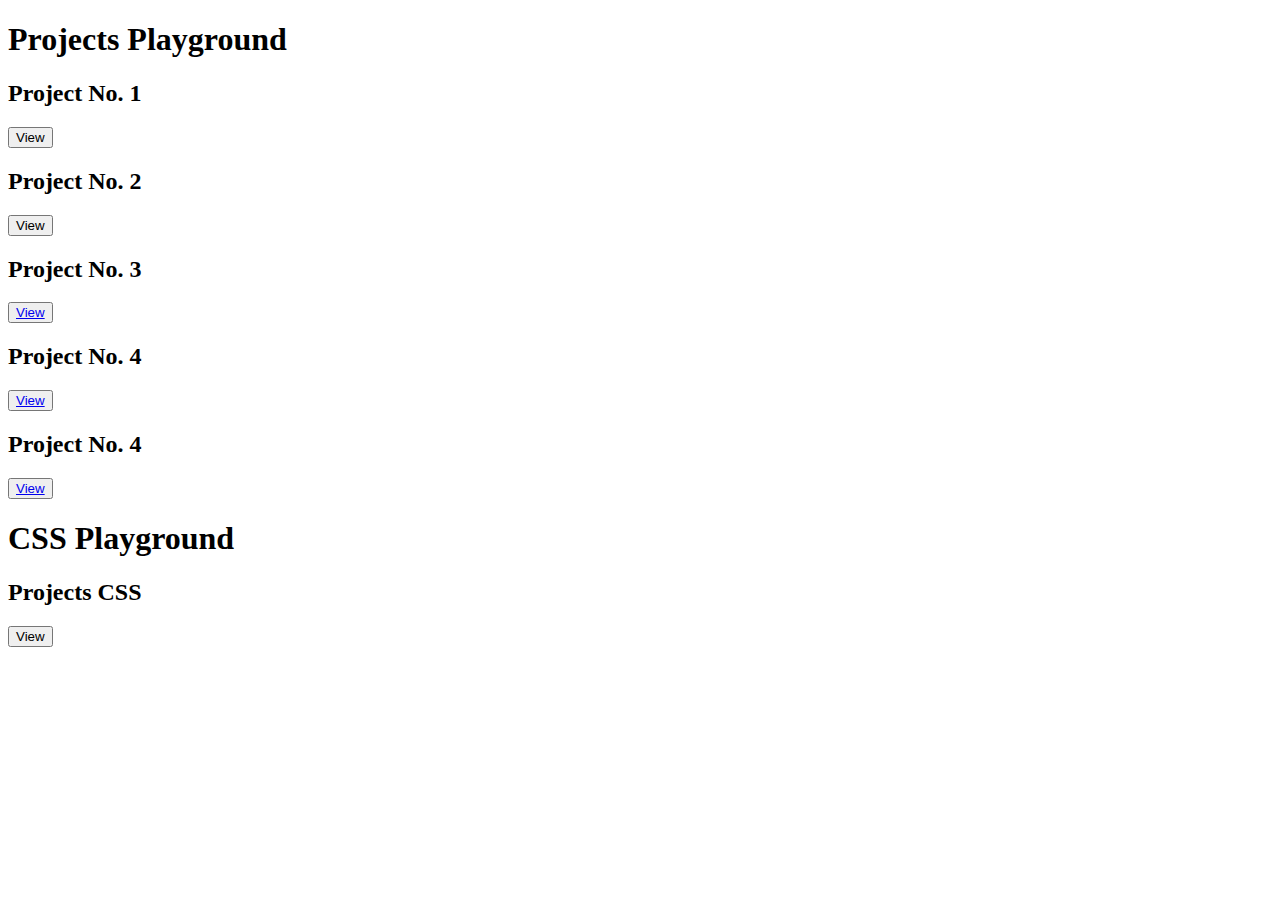
<file: index.html>
<!DOCTYPE html>
<html lang="en">
<head>
    <meta charset="UTF-8">
    <title>Main Page</title>

</head>
<body>
    <header>
        <h1>Projects Playground</h1>
    </header>
    <main>
        <h2>Project No. 1</h2>
            <button id="projectNo1">View</button>
        <h2>Project No. 2</h2>
            <button id="projectNo2">View</button>
        <h2>Project No. 3</h2>
             <button><a href="projectNo3/projectNo3.html">View</a></button>
        <h2>Project No. 4</h2>
            <button><a href="projectNo4/projectNo4.html">View</a></button>
        <h2>Project No. 4</h2>
             <button><a href="projectNo5/projectNo5.html">View</a></button>
        <h1>CSS Playground</h1>
            <h2>Projects CSS</h2>
            <button id="css">View</button>
    </main>
    <footer>  </footer>

<script src="main.js"></script>
</body>
</html>
</file>
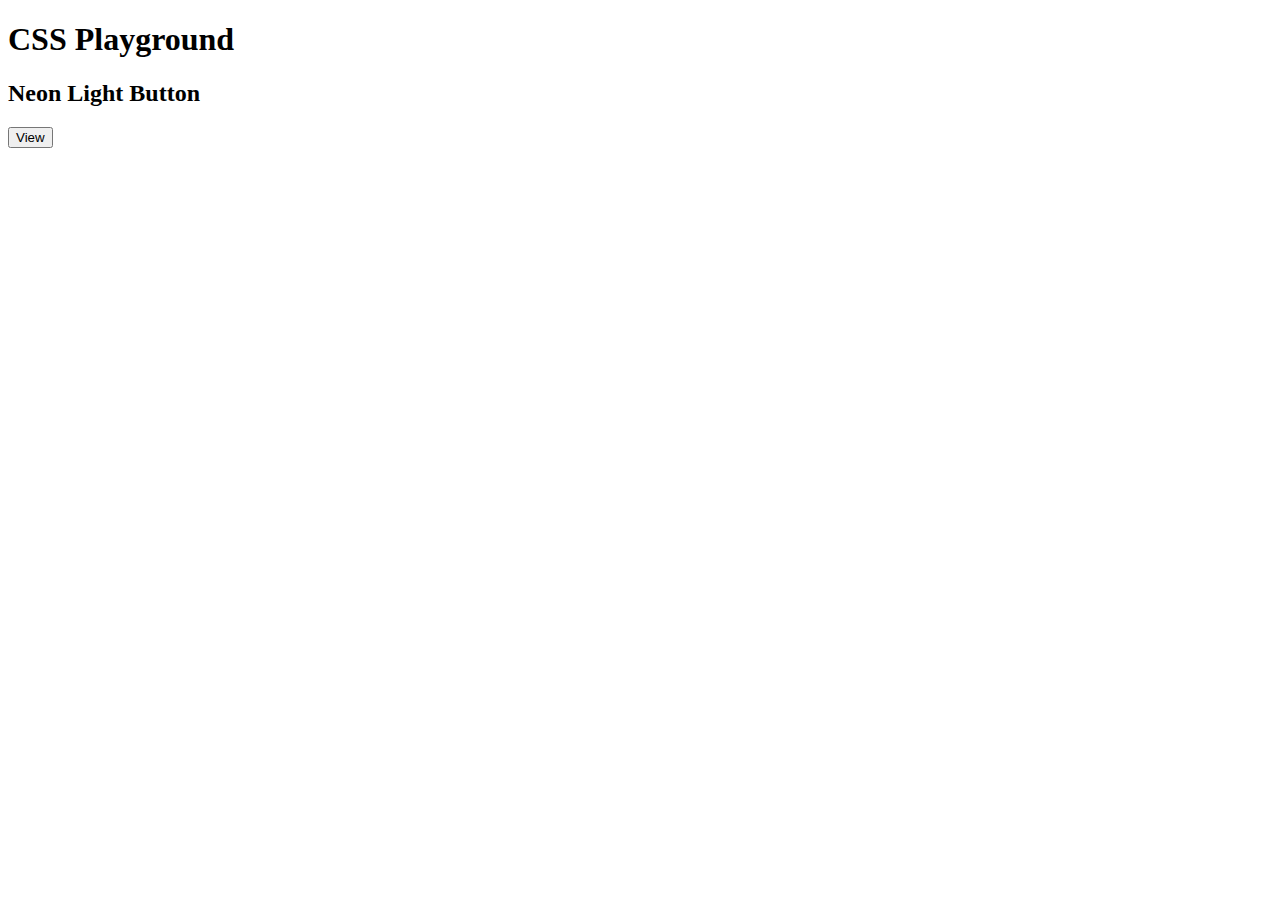
<file: css/css.html>
<!DOCTYPE html>
<html lang="en">
<head>
    <meta charset="UTF-8">
    <title>CSS Playground</title>
</head>
<body>
    <main>
        <h1>CSS Playground</h1>
        <h2>Neon Light Button</h2>
        <button id="projectCss">View</button>


    </main>
    <footer>  </footer>

<script src="css.js"></script>
</body>
</html>
</file>
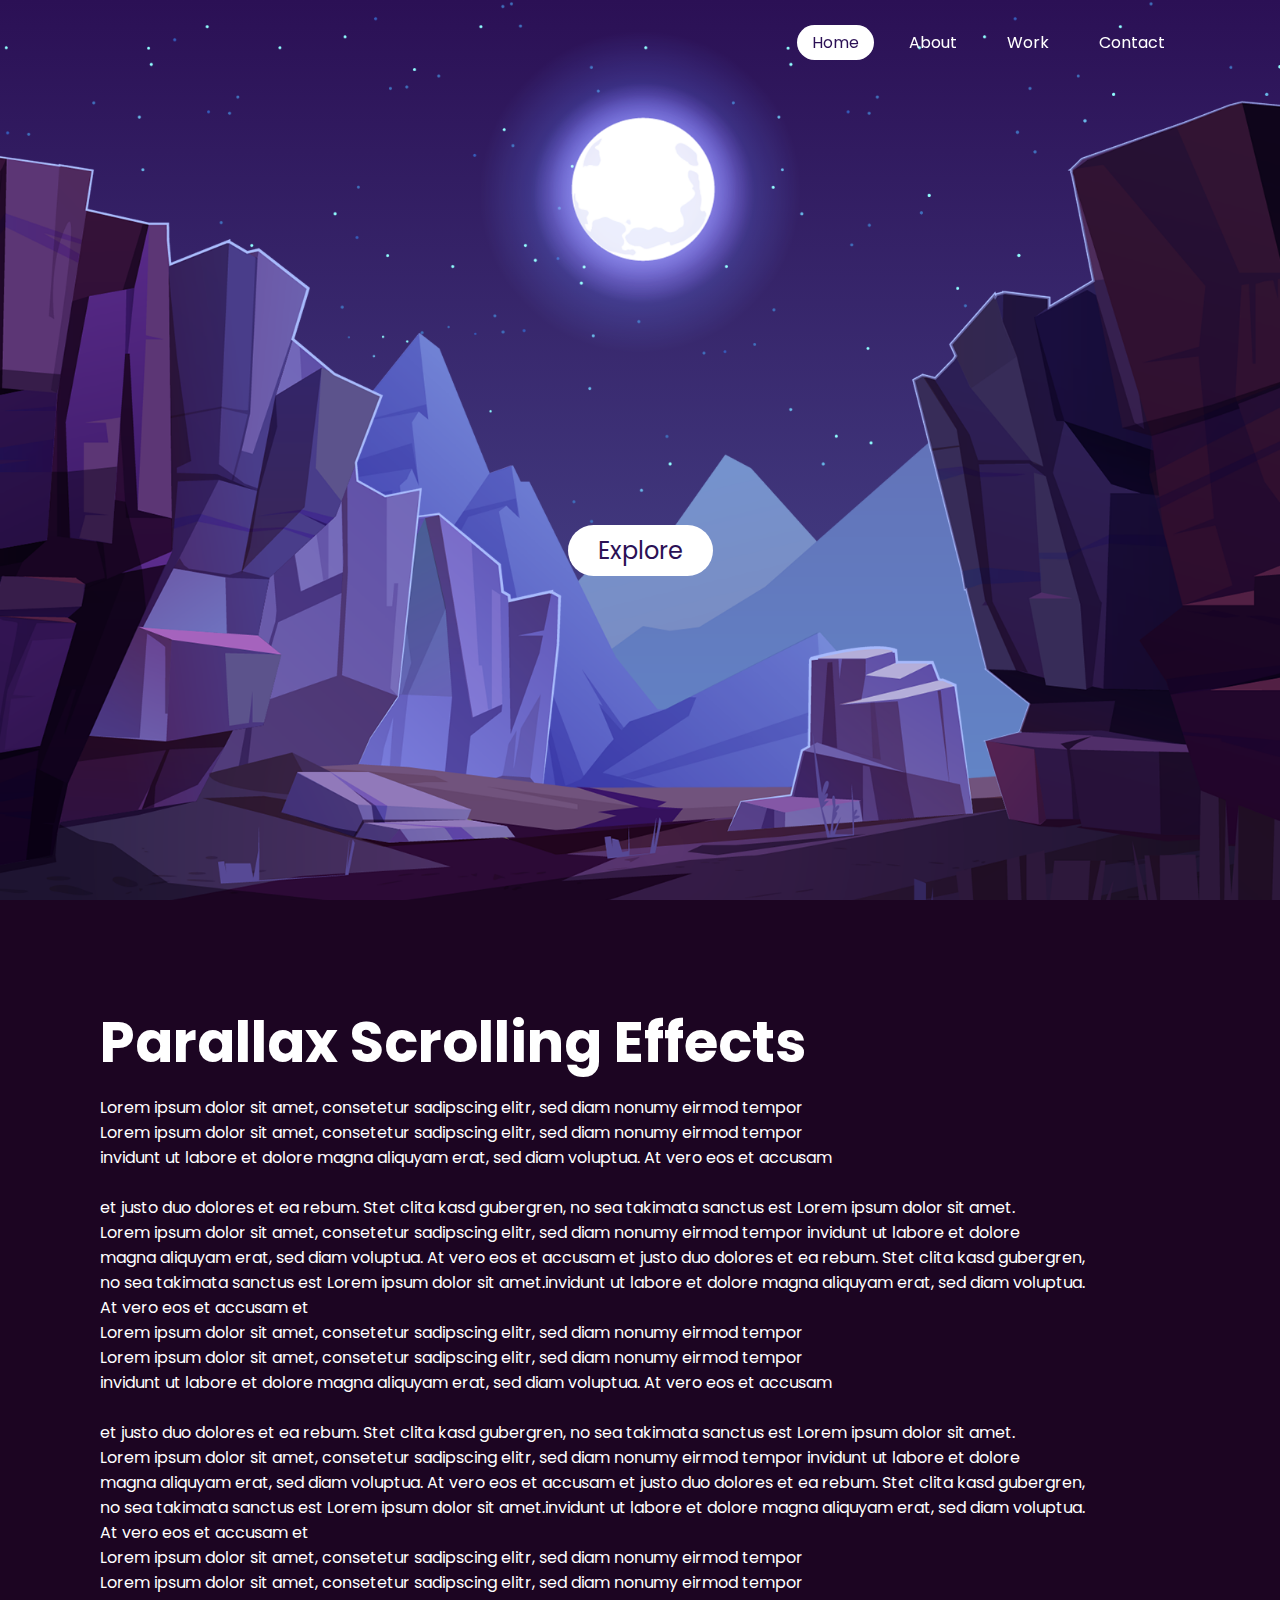
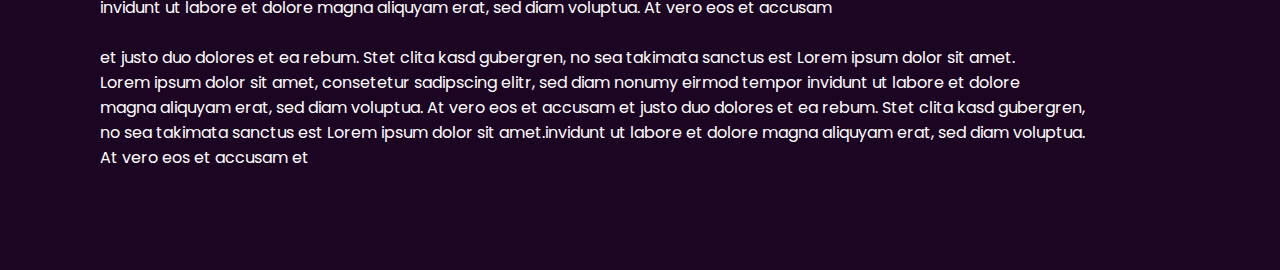
<file: ProjectNo1/projectNo1.html>
<!DOCTYPE html>
<html lang="en">
<head>
    <meta charset="UTF-8">
    <title>Project No.1</title>
    <link rel="stylesheet" type="text/css" href="projectNo1.css">
</head>
<body>
    <header>
        <a href="#" class="logo"></a>
        <ul>
            <li><a href="#" class="active">Home</a></li>
            <li><a href="#">About</a></li>
            <li><a href="#">Work</a></li>
            <li><a href="#">Contact</a></li>
        </ul>
    </header>
    <section>
        <img src="stars.png" id="stars">
        <img src="moon.png" id="moon">
        <img src="mountains_behind.png" id="mountainsBehind">
        <h2 id="text">Moon Light</h2>
        <a href="#sec" id="btn">Explore</a>
        <img src="mountains_front.png" id="mountainsFront">
    </section>
    <div class="sec" ic="sec">
        <h2>Parallax Scrolling Effects</h2>
        <p>Lorem ipsum dolor sit amet, consetetur sadipscing elitr, sed diam nonumy eirmod tempor<br>
            Lorem ipsum dolor sit amet, consetetur sadipscing elitr, sed diam nonumy eirmod tempor <br>
            invidunt ut labore et dolore magna aliquyam erat, sed diam voluptua. At vero eos et accusam <br><br>
            et justo duo dolores et ea rebum. Stet clita kasd gubergren, no sea takimata sanctus est Lorem ipsum dolor sit amet. <br>
            Lorem ipsum dolor sit amet, consetetur sadipscing elitr, sed diam nonumy eirmod tempor invidunt ut labore et dolore<br>
            magna aliquyam erat, sed diam voluptua. At vero eos et accusam et justo duo dolores et ea rebum. Stet clita kasd gubergren,<br>
            no sea takimata sanctus est Lorem ipsum dolor sit amet.invidunt ut labore et dolore magna aliquyam erat, sed diam voluptua. <br>
            At vero eos et accusam et</p>
        <p>Lorem ipsum dolor sit amet, consetetur sadipscing elitr, sed diam nonumy eirmod tempor<br>
            Lorem ipsum dolor sit amet, consetetur sadipscing elitr, sed diam nonumy eirmod tempor <br>
            invidunt ut labore et dolore magna aliquyam erat, sed diam voluptua. At vero eos et accusam <br><br>
            et justo duo dolores et ea rebum. Stet clita kasd gubergren, no sea takimata sanctus est Lorem ipsum dolor sit amet. <br>
            Lorem ipsum dolor sit amet, consetetur sadipscing elitr, sed diam nonumy eirmod tempor invidunt ut labore et dolore<br>
            magna aliquyam erat, sed diam voluptua. At vero eos et accusam et justo duo dolores et ea rebum. Stet clita kasd gubergren,<br>
            no sea takimata sanctus est Lorem ipsum dolor sit amet.invidunt ut labore et dolore magna aliquyam erat, sed diam voluptua. <br>
            At vero eos et accusam et</p>
        <p>Lorem ipsum dolor sit amet, consetetur sadipscing elitr, sed diam nonumy eirmod tempor<br>
            Lorem ipsum dolor sit amet, consetetur sadipscing elitr, sed diam nonumy eirmod tempor <br>
            invidunt ut labore et dolore magna aliquyam erat, sed diam voluptua. At vero eos et accusam <br><br>
            et justo duo dolores et ea rebum. Stet clita kasd gubergren, no sea takimata sanctus est Lorem ipsum dolor sit amet. <br>
            Lorem ipsum dolor sit amet, consetetur sadipscing elitr, sed diam nonumy eirmod tempor invidunt ut labore et dolore<br>
            magna aliquyam erat, sed diam voluptua. At vero eos et accusam et justo duo dolores et ea rebum. Stet clita kasd gubergren,<br>
            no sea takimata sanctus est Lorem ipsum dolor sit amet.invidunt ut labore et dolore magna aliquyam erat, sed diam voluptua. <br>
            At vero eos et accusam et</p>
    </div>
<script src="projectNo1.js"></script>
</body>
</html>
</file>
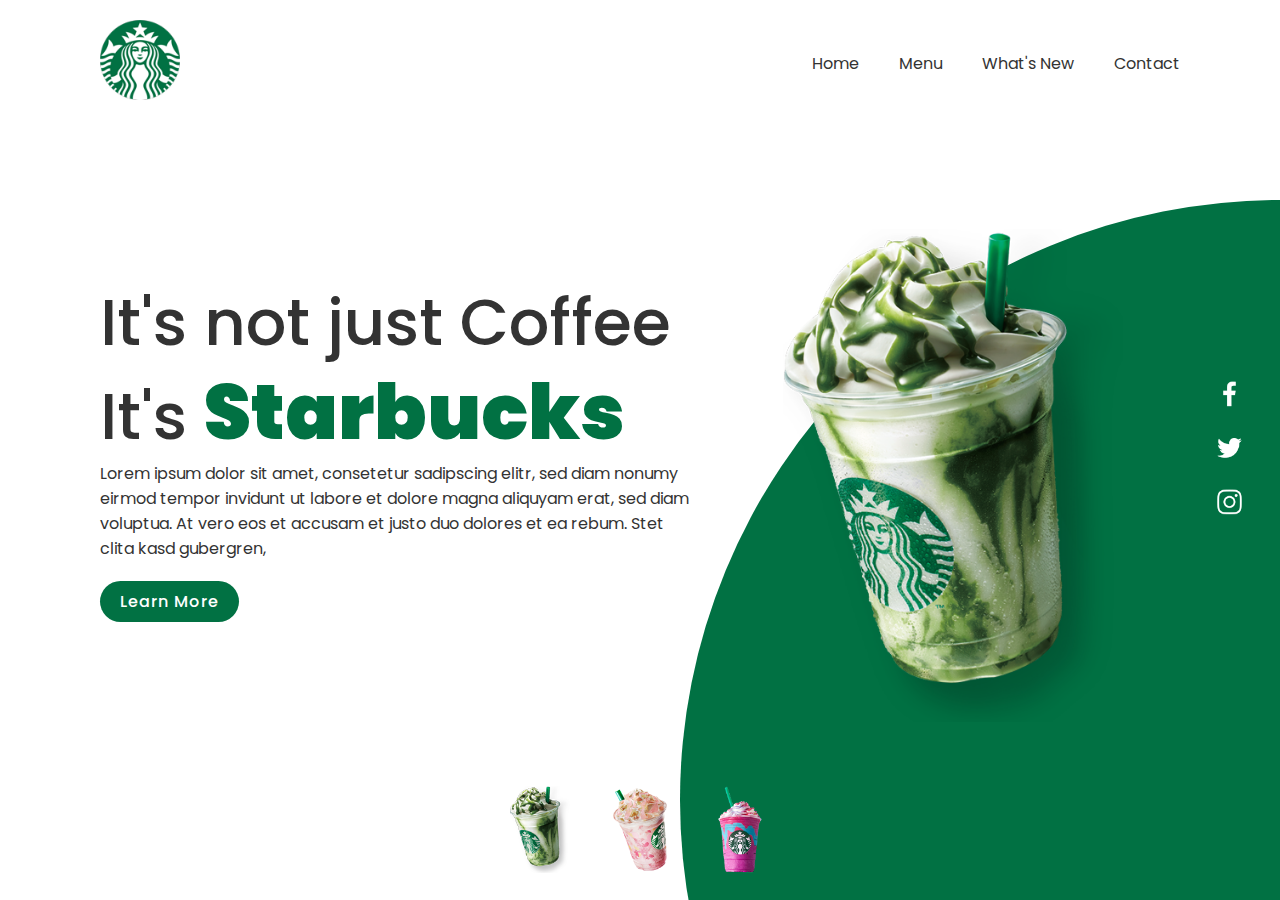
<file: projectNo2/projectNo2.html>
<!DOCTYPE html>
<html lang="en">
<head>
    <meta charset="UTF-8">
    <title>Starbucks Website Landing Page</title>
    <link rel="stylesheet" href="projectNo2.css">
</head>
<body>
    <section>
        <div class="circle"></div>
        <header>
            <a href="#"><img src="logo.png" class="logo"></a>
            <ul>
                <li><a href="#"> Home</a></li>
                <li><a href="#"> Menu</a></li>
                <li><a href="#"> What's New</a></li>
                <li><a href="#"> Contact</a></li>
            </ul>
        </header>
        <div class="content">
            <div class="textBox">
                <h2>It's not just Coffee<br>It's <span>Starbucks</span></h2>
                <p>Lorem ipsum dolor sit amet, consetetur sadipscing elitr, sed diam nonumy eirmod tempor invidunt ut labore et dolore magna aliquyam erat, sed diam voluptua. At vero eos et accusam et justo duo dolores et ea rebum. Stet clita kasd gubergren,</p>
                <a href="#">Learn More</a>
               </div>
                <div class="imgBox">
            <img src="img1.png" class="starbucks">
        </div>
       </div>(
        <ul class="thumb">
            <li><img src="thumb1.png" onclick="imgSlider('img1.png');changeCircleColor('#017143')"></li>
            <li><img src="thumb2.png" onclick="imgSlider('img2.png');changeCircleColor('#eb7495')"></li>
            <li><img src="thumb3.png" onclick="imgSlider('img3.png');changeCircleColor('#d752b1')"></li>
        </ul>
        <ul class="sci">
            <li><a href="#"><img src="facebook.png"></a></li>
            <li><a href="#"><img src="twitter.png"></a></li>
            <li><a href="#"><img src="instagram.png"></a></li>
        </ul>
    </section>
<script src="projectNo2.js"></script>
</body>
</html>
</file>
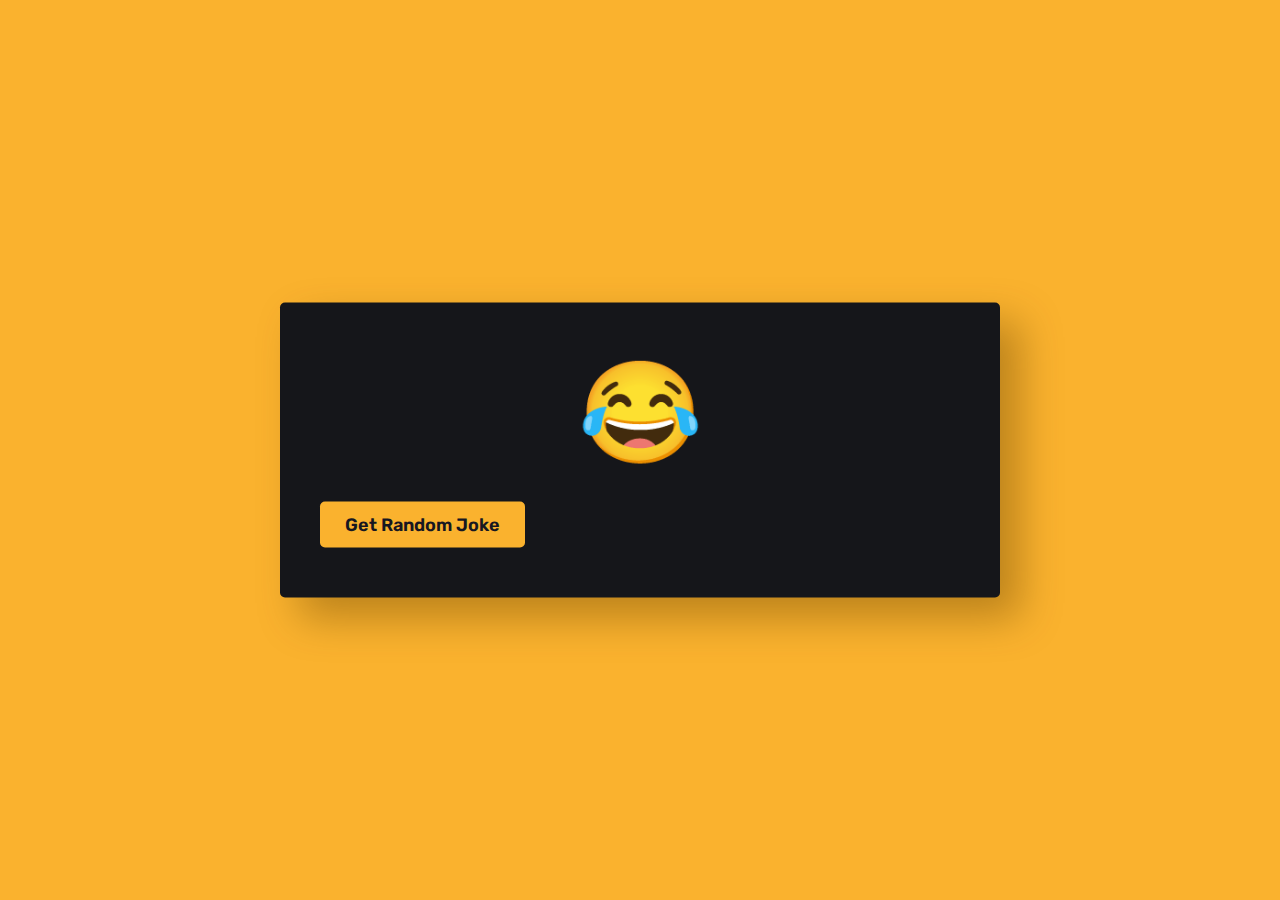
<file: projectNo3/projectNo3.html>
<!DOCTYPE html>
<html lang="en">
<head>
    <meta charset="UTF-8">
    <title>Random Joke Generator</title>
    <link rel="stylesheet" type="text/css" href="projectNo3.css">
    <link href="https://fonts.googleapis.com/css2?family=Rubik:wght0400;600&display=swap" rel="stylesheet">

</head>
<body>
    <div class="wrapper">
        <span>&#128514;</span>
        <p id="joke"></p>
        <button id="btn">Get Random Joke</button>
    </div>


    <script src="projectNo3.js"></script>
</body>
</html>
</file>
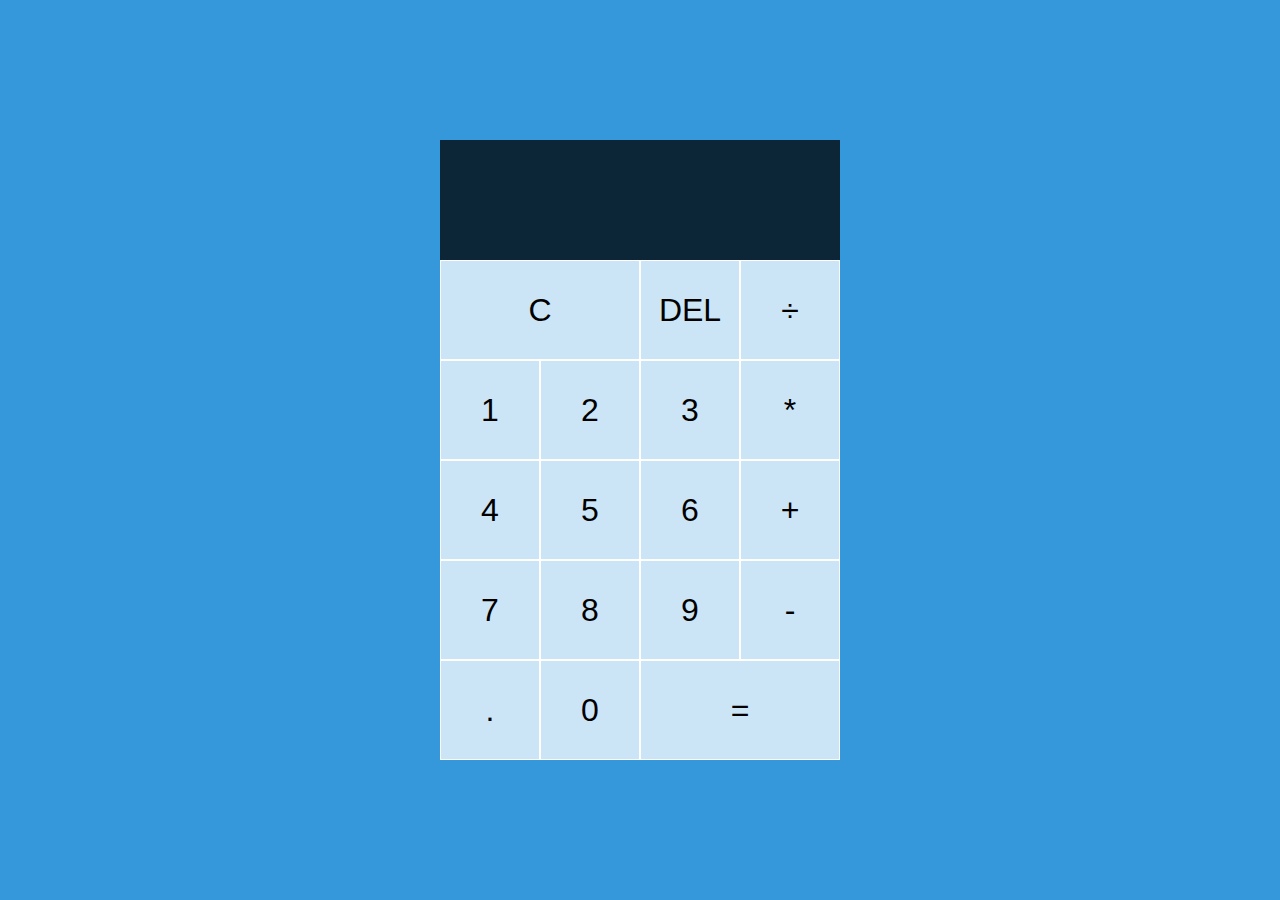
<file: projectNo4/projectNo4.html>
<!DOCTYPE html>
<html lang="en">
<head>
    <meta charset="UTF-8">
    <meta name="viewport" content="width=device-width, initial-scale-1.0">
    <meta http-equiv="X-UA-Compatible" content="ie=edge">
    <title>Calculator</title>
    <link rel="stylesheet" href="projectNo4.css">

</head>
<body>
    <div class="calculator-grid">
        <div class="output">
            <div data-previous-operand class ="previuous-operand"></div>
            <div data-current-operand class="current-operand"></div>
        </div>
            <button data-all-clear class="span-two">C</button>
            <button data-delete>DEL</button>
            <button data-operation>÷</button>
            <button data-number>1</button>
            <button data-number>2</button>
            <button data-number>3</button>
            <button data-operation>*</button>
            <button data-number>4</button>
            <button data-number>5</button>
            <button data-number>6</button>
            <button data-operation>+</button>
            <button data-number>7</button>
            <button data-number>8</button>
            <button data-number>9</button>
            <button data-operation>-</button>
            <button data-number>.</button>
            <button data-number>0</button>
            <button data-equals class="span-two">=</button>
      </div>
<script src="projectNo4.js" defer></script>
</body>
</html>
</file>
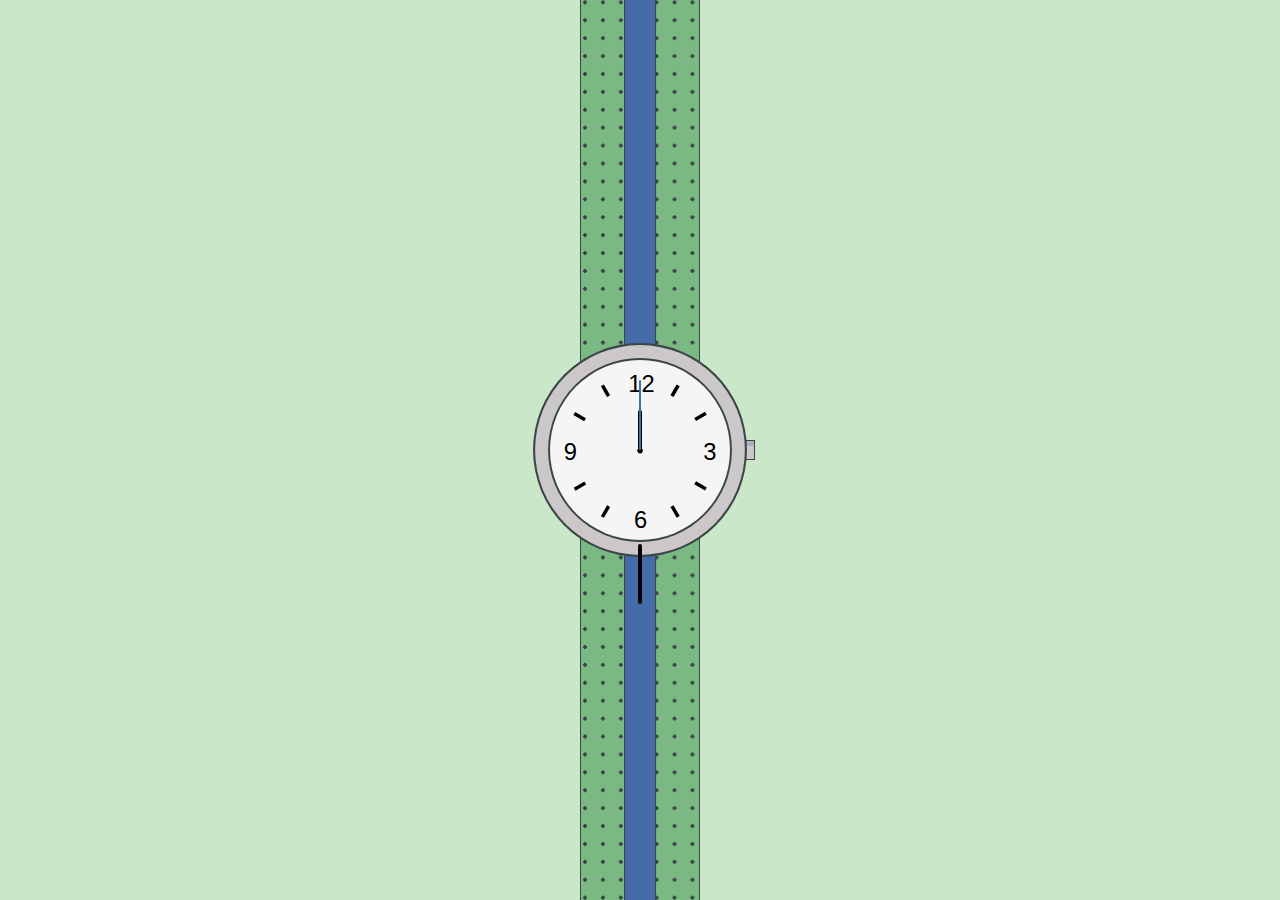
<file: projectNo5/projectNo5.html>
<!DOCTYPE html>
<html lang="en">
<head>
    <meta charset="UTF-8">
    <meta name="viewport" content="width=device-width,initial-scale-1.0"/>
    <title>Wrist Watch</title>
    <link rel="stylesheet" href="projectNo5.css"/>
</head>
<body>
    <div class="strap">
        <div class="pin"></div>
        <div class="watch">
            <img src="watch%20background.svg" alt="Watch"/>
            <div class="hour hand" id="hour"></div>
            <div class="minute hand" id="minute"></div>
            <div class="seconds hand" id="seconds"></div>
        </div>
    </div>
<script src="projectNo5.js"></script>
</body>
</html>
</file>
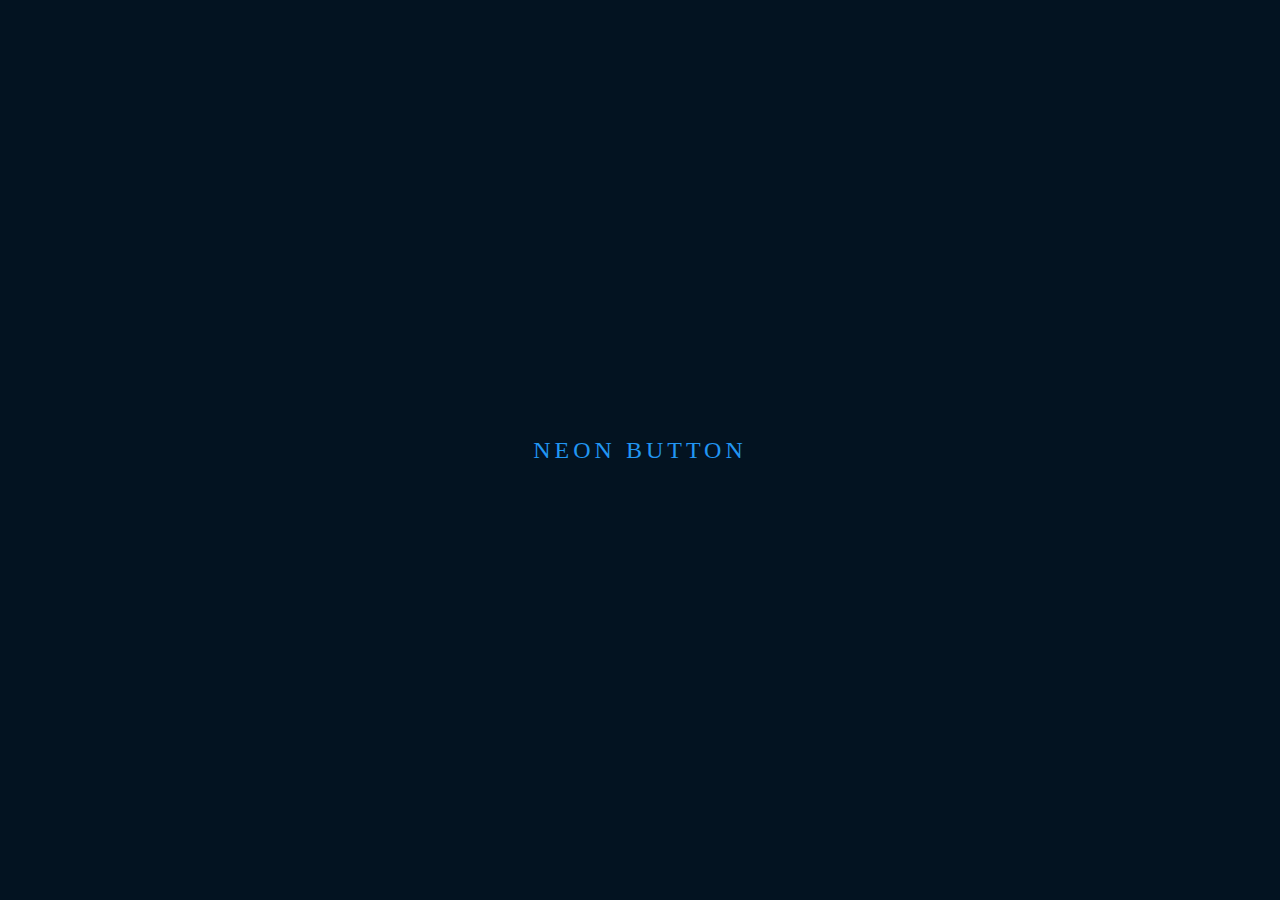
<file: css/projects/projectCss.html>
<!DOCTYPE html>
<html lang="en">
<head>
    <meta charset="UTF-8">
    <title>Neon Light Button</title>
    <link rel="stylesheet" type="text/css" href="projectCss.css">
</head>
<body>
    <a href="#">
        <span></span>
        <span></span>
        <span></span>
        <span></span>
        Neon Button
    </a>
</body>
</html>
</file>
<file: ProjectNo1/projectNo1.css>
@import url('hhtps://fonts.googleapis.com/css?family=Poppins:300,400,500,600,700,800,900&display=swap');

*{
    margin: 0;
    padding: 0;
    box-sizing: border-box;
    font-family: 'Poppins', sans-serif;
    scroll-behavior: smooth;
}

body{
    min-height: 100vh;
    overflow-x: hidden;
    background: linear-gradient(#2b1055, #7597de);
}

header{
    position: absolute;
    top: 0;
    left: 0;
    width: 100%;
    padding: 30px 100px;
    display: flex;
    justify-content: space-between;
    align-items: center;
    z-index: 10000;
}

header .logo{
    color: #fff;
    font-weight: 700;
    text-decoration: none;
    font-size: 2em;
    text-transform: uppercase;
    letter-spacing: 2px;
}

header ul{
    display: flex;
    justify-content: center;
    align-items: center;
}

header ul li{
    list-style: none;
    margin-left: 20px;
}

header ul li a{
    text-decoration: none;
    padding: 6px 15px;
    color: #fff;
    border-radius: 20px;
}

header ul li a:hover,
header ul li a.active{
    background: #fff;
    color: #2b1055;
}

section{
    position: relative;
    width: 100%;
    height: 100vh;
    padding: 100px;
    display: flex;
    justify-content: center;
    align-items: center;
}

section::before{
    content: '';
    position: absolute;
    bottom: 0;
    width: 100%;
    height: 100px;
    background: -moz-linear-gradient(to top, #1c0522, transparent);
    z-index: 1000;
}

section img{
    position: absolute;
    top: 0;
    left: 0;
    width: 100%;
    height: 100%;
    object-fit: cover;
    pointer-events: none;
}

section img#moon{
    mix-blend-mode: screen;
}

section img#mountainsFront{
    z-index: 10;
}


#text{
    position: absolute;
    right: -350px;
    color: #fff;
    white-space: nowrap;
    font-size: 7.5vw;
    z-index: 9;
}

#btn{
    text-decoration: none;
    display: inline-block;
    padding: 8px 30px;
    border-radius: 40px;
    background: #fff;
    color: #2b1055;
    font-size: 1.5em;
    z-index: 9;
    transform: translateY(100px);
}

.sec{
    position: relative;
    padding: 100px;
    background: #1c0522;
}

.sec h2{
    font-size: 3.5em;
    margin-bottom: 10px;
    color: #fff;
}

.sec p{
    font-size: 1em;
    color: #fff;
}
</file>
<file: projectNo2/projectNo2.css>
@import url('https://fonts.googleapis.com/css?family=Poppins:200,300,400,500,600,700,800,900&display=swap');

*{
    margin: 0;
    padding: 0;
    box-sizing: border-box;
    font-family: 'Poppins', sans-serif;
}

section{
    position: relative;
    width: 100%;
    min-height: 100vh;
    padding: 100px;
    display: flex;
    justify-content: space-between;
    align-items: center;
    background: #ffffff;
}

header{
    position: absolute;
    top: 0;
    left: 0;
    width: 100%;
    padding: 20px 100px;
    display: flex;
    justify-content: space-between;
    align-items: center;
    background: #ffffff;
}

header .logo{
    position: relative;
    max-width: 80px;
}

header ul{
    position: relative;
    display: flex;
}

header ul li{
    list-style: none;
}

header ul li a{
    display: inline-block;
    color: #333;
    font-weight: 400;
    margin-left: 40px;
    text-decoration: none;
}

.content{
    position: relative;
    width: 100%;
    display: flex;
    justify-content: space-between;
    align-items: center;
}

.content .textBox{
    position: relative;
    max-width: 600px;
}

.content .textBox h2{
    color: #333;
    font-size: 4em;
    line-height: 1.4em;
    font-weight: 500;
}

.content .textBox h2 span{
    color: #017143;
    font-size: 1.2em;
    font-weight: 900;
}

.content .textBox p{
    color: #333;
}

.content .textBox a{
    display: inline-block;
    margin-top: 20px;
    padding: 8px 20px;
    background: #017143;
    color: #fff;
    border-radius: 40px;
    font-weight: 500;
    letter-spacing: 1px;
    text-decoration: none;
}

.content .imgBox{
    width: 600px;
    display: flex;
    justify-content: flex-end;
    padding-right: 50px;
    margin-top: 50px;
}

.content .imgBox img{
    max-width: 340px;
}

.thumb{
    position: absolute;
    left: 50%;
    bottom: 20px;
    transform: translateX(-50%);
    display: flex;
}

.thumb li{
    list-style: none;
    display: inline-block;
    margin: 0 20px;
    cursor: pointer;
    transition: 0.5s;
}

.thumb li:hover{
    transform: translateY(-15px);
}

.thumb li img{
    max-width: 60px;
}

.sci{
    position: absolute;
    top: 50%;
    right: 30px;
    transform: translateY(-50%);
    display: flex;
    justify-content: center;
    align-items: center;
    flex-direction: column;
}

.sci li{
    list-style: none;
}

.sci li a{
    display: inline-block;
    margin: 5px 0;
    transform: scale(0.6);
    filter: invert(1);
}

.circle{
    position: absolute;
    top: 0;
    left: 0;
    width: 100%;
    height: 100%;
    background: #017143;
    clip-path: circle(600px at right 800px);
}
</file>
<file: projectNo3/projectNo3.css>
*{
    padding: 0;
    margin: 0;
    box-sizing: border-box;
    font-family: "Rubik", sans-serif;
}

body{
    background-color: #fab22e;
}

.wrapper{
    width: 80vmin;
    padding: 50px 40px;
    background-color: #15161a;
    position: absolute;
    transform: translate(-50%, -50%);
    top: 50%;
    left: 50%;
    border-radius: 5px;
    box-shadow: 20px 20px 40px rgba(97, 63, 0, 0.4);
}

span{
    display: block;
    text-align: center;
    font-size: 100px;
}

p{
    font-size: 16px;
    color: #ffffff;
    font-weight: 400;
    text-align: center;
    word-wrap: break-word;
    line-height: 35px;
    margin: 30px 0;
    opacity: 0;
}

.fade{
    opacity: 1;
    transition: opacity 1.5s;
}

button{
    display: block;
    background-color: #fab22e;
    border: none;
    padding: 5px;
    font-size: 18px;
    color: #171721;
    font-weight: 600;
    padding: 12px 25px;
    margin 0 auto;
    border-radius: 5px;
    cursor: pointer;
}
</file>
<file: projectNo4/projectNo4.css>
*, *::before, *::after{
    box-sizing: border-box;
    font-family: Gotham Rounded, sans-serif;
    font-weight: normal;
}

body{
    padding: 0;
    margin: 0;
    background: linear-gradient(to right, #3498DB, #3498DB );
}

.calculator-grid{
    display: grid;
    justify-content: center;
    align-content: center;
    min-height: 100vh;
    grid-template-columns: repeat(4, 100px);
    grid-template-rows: minmax(120px, auto) repeat(5, 100px);
}

.calculator-grid > button{
    cursor: pointer;
    font-size: 2rem;
    border: 1px solid white;
    outline: none;
    background-color: rgba(255, 255, 255, 0.75);
}

.calculator-grid > button:hover{
    background-color: rgba(255, 255, 255, 0.9)
}

.span-two{
    grid-column: span 2;
}

.output{
    grid-column: 1/-1;
    background-color: rgba(0, 0, 0, 0.75);
    display: flex;
    align-items: flex-end;
    justify-content: space-around;
    flex-direction: column;
    padding: 10px;
    word-wrap: break-word;
    word-break: break-all;
}

.output .previous-operand{
    color: rgba(255, 255, 255, 0.75);
    font-size: 1.5rem;
}

.output .current-operand{
    color: white;
    font-size: 2.5rem;
}
</file>
<file: projectNo5/projectNo5.css>
*{
    padding: 0;
    margin: 0;
    box-sizing: border-box;
}

body{
    background-color: #cae8c9;
}

.strap{
    height: 100vh;
    width: 7.5em;
    border: 0.12em solid #3b4547;
    position: absolute;
    transform: translateX(-50%);
    left: 50%;
    background: radial-gradient(#3b4547 2px, #7ab982 2px);
    background-size: 1.12em 1.12em;
    background-position: -0.31em;
    border-top: none;
    border-bottom: none;
}

.strap:before{
    position: absolute;
    content: "";
    height: 100vh;
    width: 1.87em;
    background-color: #456ba8;
    border: 0.12em solid #3b4547;
    position: absolute;
    transform: translateX(-50%);
    left: 50%;
    border-top: none;
    border-bottom: none;
}

.watch{
    height: 11.25em;
    width: 11.25em;
    background-color: #f5f5f5;
    position: absolute;
    transform: translate(-50%, -50%);
    left: 50%;
    top: 50%;
    border-radius: 50%;
    box-shadow: 0 0 0 0.12em #3b4547, 0 0 0 0.93em #ccc8c9, 0 0 0 1.06em #3b4547;
}

.pin{
    position: absolute;
    height: 1.25em;
    width: 1.25em;
    background: linear-gradient(#aab1bc 0.31em, #ccc8c9 0.31em);
    border: 0.12em solid #3b4547;
    transform: translate(-50%, -50%);
    top: 50%;
    left: calc(50% + 6.56em);
}

img{
    height: 11.25em;
}

.hand{
    position: absolute;
    margin: auto;
    left: 0;
    right: 0;
    background-color: #000000;
    border-radius: 0.31em;
    transform-origin: bottom;
}

.hour{
    height: 2.5em;
    width: 0.31em;
    top: 3.12em;
}

.minute{
    height: 3.75em;
    width: 0.31em;
    top: 1.87;
}

.seconds{
    height: 4.37em;
    width: 0.18em;
    top: 1.25em;
    background-color: #456ba8
}
</file>
<file: css/projects/projectCss.css>
body{
    margin: 0;
    padding: 0;
    display: flex;
    justify-content: center;
    align-items: center;
    min-height: 100vh;
    background: #031321;
    font-family: Consolas;
}

a{
    position: relative;
    display: inline-block;
    padding: 15px 30px;
    color: #2196f3;
    text-transform: uppercase;
    letter-spacing: 4px;
    text-decoration: none;
    font-size: 24px;
    overflow: hidden;
    transition: 0.2s;
}

a:hover{
    color: #255784;
    background: #2196f3;
    box-shadow: 0 0 10px #2196f3, 0 0 40px #2196f3, 0 0 80px #2196f3;
    transition-delay: 1s;
}

a span{
    position: absolute;
    display: block;
}

a span:nth-child(1){
    top: 0;
    left: -100%;
    width: 100%;
    height: 2px;
    background: linear-gradient(90deg,transparent,#2196f3);
 }

a:hover span:nth-child(1){
    left: 100%;
    transition: 1s;
}

a span:nth-child(3){
    bottom: 0;
    right: -100%;
    width: 100%;
    height: 2px;
    background: linear-gradient(270deg,transparent,#2196f3);
}

a:hover span:nth-child(3){
    left: 100%;
    transition: 1s;
    transition-delay: 0.5s;
}

a span:nth-child(2){
    top: -100%;
    right: 0;
    width: 2px;
    height: 100%;
    background: linear-gradient(180deg,transparent,#2196f3);
}

a:hover span:nth-child(2){
    top: 100%;
    transition: 1s;
    transition-delay: 0.25s;
}

a span:nth-child(4){
    bottom: -100%;
    left: 0;
    width: 2px;
    height: 100%;
    background: linear-gradient(360deg,transparent,#2196f3);
}

a:hover span:nth-child(4){
    top: 100%;
    transition: 1s;
    transition-delay: 0.75s;
}
</file>
